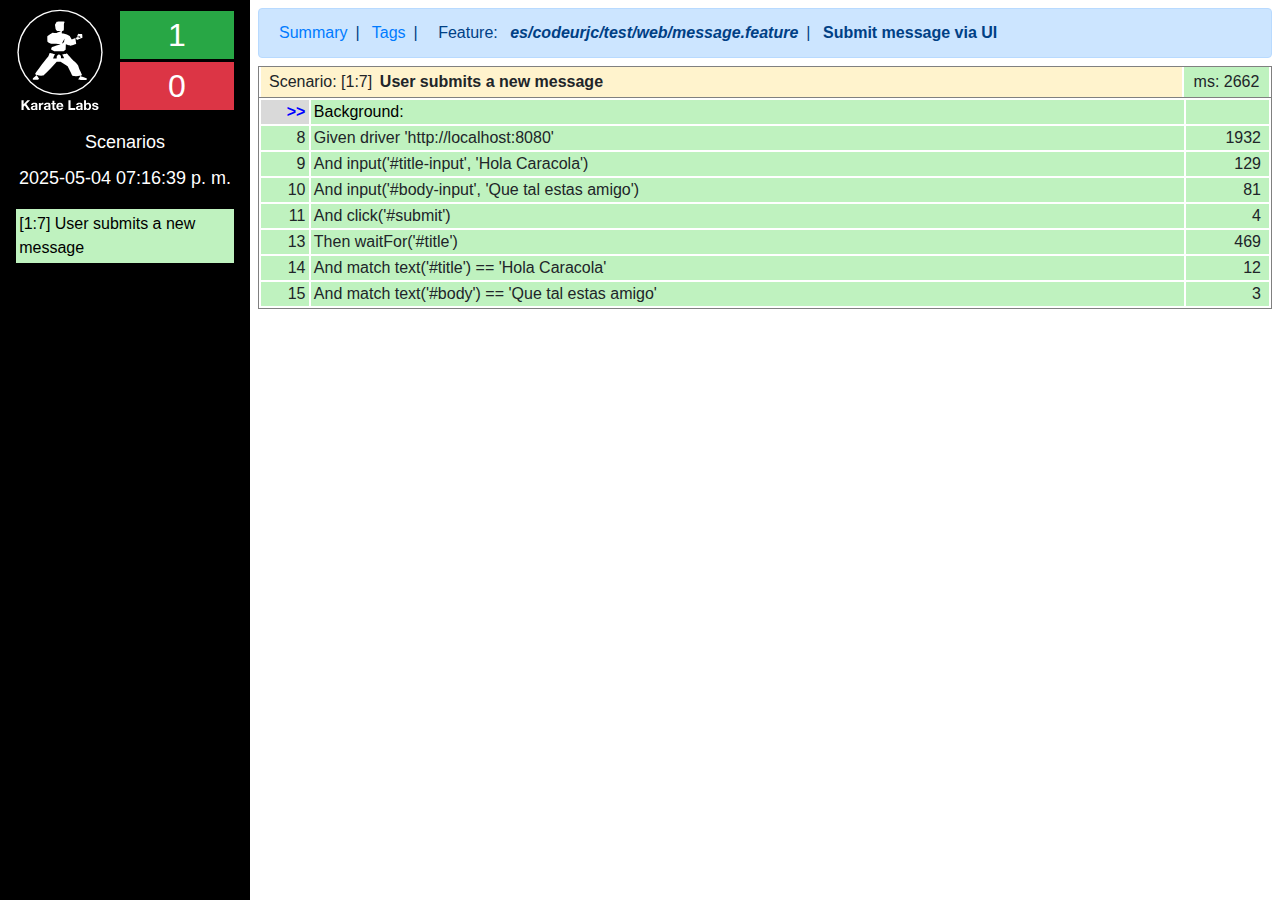
<file: target/karate-reports/es.codeurjc.test.web.message.html>
<!DOCTYPE html>
<html lang="en">
  <head>
    <meta charset="utf-8"/>
    <meta name="viewport" content="width=device-width, initial-scale=1, shrink-to-fit=no"/>
    <link rel="stylesheet" href="res/bootstrap.min.css" type="text/css"/>
    <link rel="stylesheet" href="res/karate-report.css" type="text/css"/>
    <link rel="shortcut icon" href="favicon.ico"/>
    <script type="text/javascript" src="res/jquery.min.js"></script>
    <script type="text/javascript" src="res/jquery.tablesorter.min.js"></script>
    <script type="text/javascript" src="res/jquery-ui.min.js"></script>
    <script type="text/javascript" src="res/bootstrap.min.js"></script>
    <script type="text/javascript" src="res/karate-report.js"></script>
    <script type="text/javascript" src="res/Resemble.js"></script>
    <script>
!function(t,e){var o,n,p,r;e.__SV||(window.posthog=e,e._i=[],e.init=function(i,s,a){function g(t,e){var o=e.split(".");2==o.length&&(t=t[o[0]],e=o[1]),t[e]=function(){t.push([e].concat(Array.prototype.slice.call(arguments,0)))}}(p=t.createElement("script")).type="text/javascript",p.async=!0,p.src=s.api_host+"/static/array.js",(r=t.getElementsByTagName("script")[0]).parentNode.insertBefore(p,r);var u=e;for(void 0!==a?u=e[a]=[]:a="posthog",u.people=u.people||[],u.toString=function(t){var e="posthog";return"posthog"!==a&&(e+="."+a),t||(e+=" (stub)"),e},u.people.toString=function(){return u.toString(1)+".people (stub)"},o="capture identify alias people.set people.set_once set_config register register_once unregister opt_out_capturing has_opted_out_capturing opt_in_capturing reset isFeatureEnabled onFeatureFlags".split(" "),n=0;n<o.length;n++)g(u,o[n]);e._i.push([i,s,a])},e.__SV=1)}(document,window.posthog||[]);
posthog.init('phc_M6fKk3dSX9HjglkqPSybauGas45NINb7EgsPGU8N9g1',{
  api_host:'https://app.posthog.com',
  persistence:'localStorage',
  autocapture:false,
  capture_pageview:false,
  api_transport:'sendBeacon',
  loaded: function(posthog) { 
    posthog.capture("report_feature",{distinct_id:"b1adb83c-0649-436c-acbe-0b98a1cc99e6",karate_version:"1.5.1",karate_meta:null});
  }
});
</script>

    <title>es.codeurjc.test.web.message</title>
  </head>
  <body>
    <div id="root-container">
      <div id="leftnav">
        
        <div>
  <div class="nav-logo">
    <a href="https://karatelabs.io">
      <img src="karate-labs-logo-ring.svg" alt="Karate Labs"/>
    </a>
    <div class="nav-count">
      <div id="nav-pass" class="bg-success">1</div>
      <div id="nav-fail" class="bg-danger">0</div>
    </div>
  </div>
  <div id="nav-env">
    <div></div>
  </div>
  <div id="nav-type">
    <div>Scenarios</div>
  </div>
  <div id="nav-date">
    <div>2025-05-04 07:16:39 p. m.</div>
  </div>
</div>

        <div class="nav-container">
          <div class="nav-item passed">
            <a href="#[1:7]"><span>[1:7]</span> <span>User submits a new message</span></a>
          </div>
        </div>
      </div>
      <div id="content">
        <div class="page-heading alert alert-primary">
          <a href="karate-summary.html">Summary</a><span class="feature-label">|</span>
          <a href="karate-tags.html">Tags</a><span class="feature-label">|</span>
          <span class="feature-label">Feature:</span>
          <span class="feature-path">es/codeurjc/test/web/message.feature</span><span class="feature-label">|</span>
          <span class="feature-name">Submit message via UI</span>
          <span class="feature-description"></span>
        </div>
        <div class="scenario">
          <div class="scenario-heading" id="[1:7]">
            <div class="heading-container">
              <div class="scenario-tags">
                
              </div>
              <div class="scenario-keyword">
                Scenario: <span>[1:7]</span>
                <span class="scenario-name">User submits a new message</span>
                <span></span>
              </div>
            </div>
            <div class="scenario-time passed">
              <span>ms:</span>&nbsp;<span>2662</span>
            </div>
          </div>
          <div class="step-row">
            <div class="step-container" id="[1:7]bg">
              <div class="step-ref bg-step">&gt;&gt;</div>
              <div class="step-cell passed">Background:</div>
            </div>
            <div class="time-cell passed"></div>
          </div>
          <div data-parent="[1:7]bg"><div>
  

  

  <div class="step-row">
    <div class="step-container" id="0.4">
      <div class="step-ref bg-step">4</div>
      
      <div class="step-cell passed">
        <span>*</span>&nbsp;<span>configure driver = { type: &#39;chrome&#39; }</span>
      </div>
    </div>
    <div class="time-cell passed">31</div>
  </div>

   
  
  

  

     

  

</div>
</div>
          <div data-parent="[1:7]bg"><div>
  

  

  <div class="step-row">
    <div class="step-container" id="0.5">
      <div class="step-ref bg-step">5</div>
      
      <div class="step-cell passed">
        <span>*</span>&nbsp;<span>configure retry = { count: 3, interval: 3000 }</span>
      </div>
    </div>
    <div class="time-cell passed">0</div>
  </div>

   
  
  

  

     

  

</div>
</div>
          <div><div>
  

  

  <div class="step-row">
    <div class="step-container" id="0.8">
      <div class="step-ref passed">8</div>
      
      <div class="step-cell passed">
        <span>Given</span>&nbsp;<span>driver &#39;http://localhost:8080&#39;</span>
      </div>
    </div>
    <div class="time-cell passed">1932</div>
  </div>

   
  
  

  

     

  

</div>
</div>
          <div><div>
  

  

  <div class="step-row">
    <div class="step-container" id="0.9">
      <div class="step-ref passed">9</div>
      
      <div class="step-cell passed">
        <span>And</span>&nbsp;<span>input(&#39;#title-input&#39;, &#39;Hola Caracola&#39;)</span>
      </div>
    </div>
    <div class="time-cell passed">129</div>
  </div>

   
  
  

  

     

  

</div>
</div>
          <div><div>
  

  

  <div class="step-row">
    <div class="step-container" id="0.10">
      <div class="step-ref passed">10</div>
      
      <div class="step-cell passed">
        <span>And</span>&nbsp;<span>input(&#39;#body-input&#39;, &#39;Que tal estas amigo&#39;)</span>
      </div>
    </div>
    <div class="time-cell passed">81</div>
  </div>

   
  
  

  

     

  

</div>
</div>
          <div><div>
  

  

  <div class="step-row">
    <div class="step-container" id="0.11">
      <div class="step-ref passed">11</div>
      
      <div class="step-cell passed">
        <span>And</span>&nbsp;<span>click(&#39;#submit&#39;)</span>
      </div>
    </div>
    <div class="time-cell passed">4</div>
  </div>

   
  
  

  

     

  

</div>
</div>
          <div><div>
  

  

  <div class="step-row">
    <div class="step-container" id="0.13">
      <div class="step-ref passed">13</div>
      
      <div class="step-cell passed">
        <span>Then</span>&nbsp;<span>waitFor(&#39;#title&#39;)</span>
      </div>
    </div>
    <div class="time-cell passed">469</div>
  </div>

   
  
  

  

     

  

</div>
</div>
          <div><div>
  

  

  <div class="step-row">
    <div class="step-container" id="0.14">
      <div class="step-ref passed">14</div>
      
      <div class="step-cell passed">
        <span>And</span>&nbsp;<span>match text(&#39;#title&#39;) == &#39;Hola Caracola&#39;</span>
      </div>
    </div>
    <div class="time-cell passed">12</div>
  </div>

   
  
  

  

     

  

</div>
</div>
          <div><div>
  

  

  <div class="step-row">
    <div class="step-container" id="0.15">
      <div class="step-ref passed">15</div>
      
      <div class="step-cell passed">
        <span>And</span>&nbsp;<span>match text(&#39;#body&#39;) == &#39;Que tal estas amigo&#39;</span>
      </div>
    </div>
    <div class="time-cell passed">3</div>
  </div>

   
  
  

  

     

  

</div>
</div>
        </div>
      </div>
    </div>
  </body>
</html>
</file>
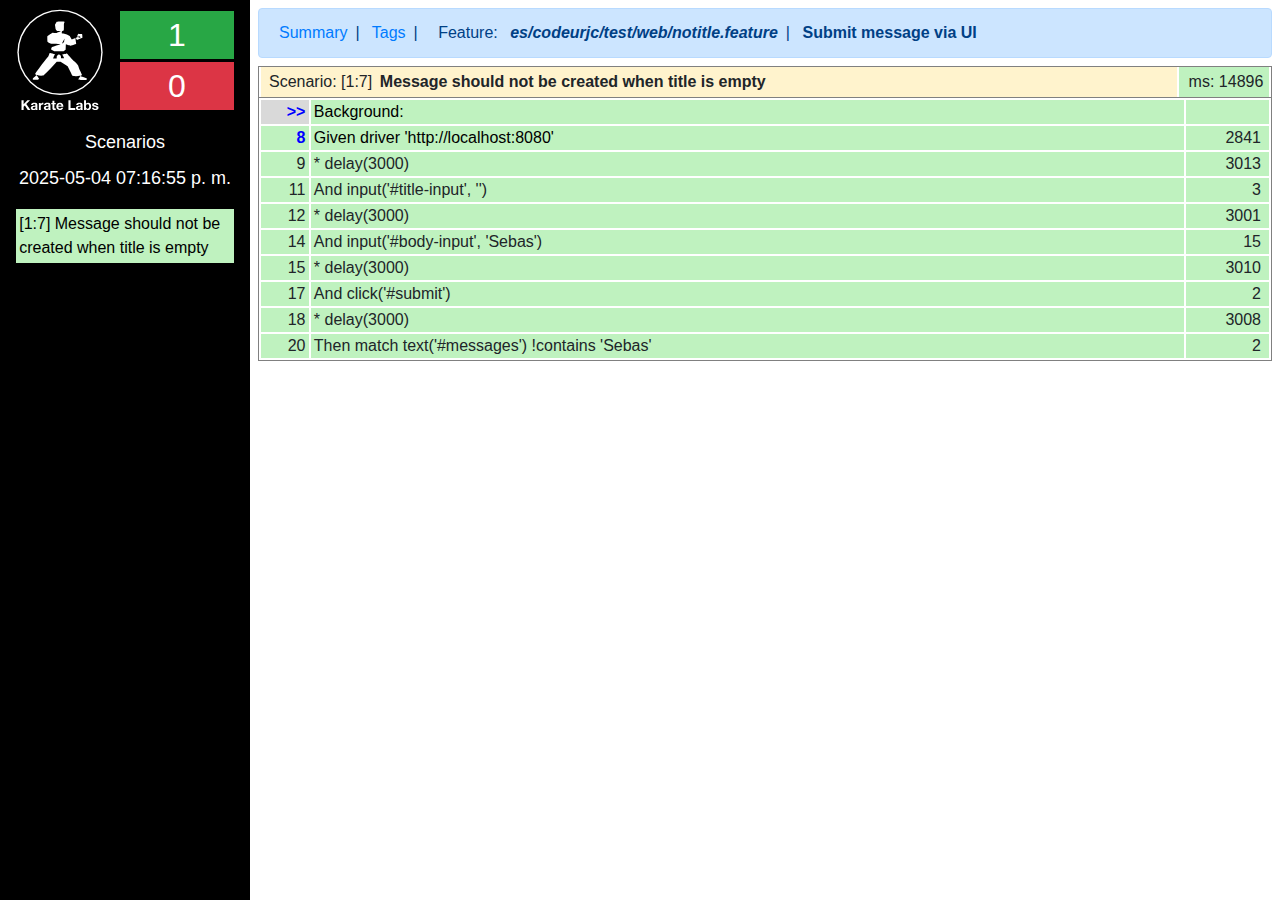
<file: target/karate-reports/es.codeurjc.test.web.notitle.html>
<!DOCTYPE html>
<html lang="en">
  <head>
    <meta charset="utf-8"/>
    <meta name="viewport" content="width=device-width, initial-scale=1, shrink-to-fit=no"/>
    <link rel="stylesheet" href="res/bootstrap.min.css" type="text/css"/>
    <link rel="stylesheet" href="res/karate-report.css" type="text/css"/>
    <link rel="shortcut icon" href="favicon.ico"/>
    <script type="text/javascript" src="res/jquery.min.js"></script>
    <script type="text/javascript" src="res/jquery.tablesorter.min.js"></script>
    <script type="text/javascript" src="res/jquery-ui.min.js"></script>
    <script type="text/javascript" src="res/bootstrap.min.js"></script>
    <script type="text/javascript" src="res/karate-report.js"></script>
    <script type="text/javascript" src="res/Resemble.js"></script>
    <script>
!function(t,e){var o,n,p,r;e.__SV||(window.posthog=e,e._i=[],e.init=function(i,s,a){function g(t,e){var o=e.split(".");2==o.length&&(t=t[o[0]],e=o[1]),t[e]=function(){t.push([e].concat(Array.prototype.slice.call(arguments,0)))}}(p=t.createElement("script")).type="text/javascript",p.async=!0,p.src=s.api_host+"/static/array.js",(r=t.getElementsByTagName("script")[0]).parentNode.insertBefore(p,r);var u=e;for(void 0!==a?u=e[a]=[]:a="posthog",u.people=u.people||[],u.toString=function(t){var e="posthog";return"posthog"!==a&&(e+="."+a),t||(e+=" (stub)"),e},u.people.toString=function(){return u.toString(1)+".people (stub)"},o="capture identify alias people.set people.set_once set_config register register_once unregister opt_out_capturing has_opted_out_capturing opt_in_capturing reset isFeatureEnabled onFeatureFlags".split(" "),n=0;n<o.length;n++)g(u,o[n]);e._i.push([i,s,a])},e.__SV=1)}(document,window.posthog||[]);
posthog.init('phc_M6fKk3dSX9HjglkqPSybauGas45NINb7EgsPGU8N9g1',{
  api_host:'https://app.posthog.com',
  persistence:'localStorage',
  autocapture:false,
  capture_pageview:false,
  api_transport:'sendBeacon',
  loaded: function(posthog) { 
    posthog.capture("report_feature",{distinct_id:"b1adb83c-0649-436c-acbe-0b98a1cc99e6",karate_version:"1.5.1",karate_meta:null});
  }
});
</script>

    <title>es.codeurjc.test.web.notitle</title>
  </head>
  <body>
    <div id="root-container">
      <div id="leftnav">
        
        <div>
  <div class="nav-logo">
    <a href="https://karatelabs.io">
      <img src="karate-labs-logo-ring.svg" alt="Karate Labs"/>
    </a>
    <div class="nav-count">
      <div id="nav-pass" class="bg-success">1</div>
      <div id="nav-fail" class="bg-danger">0</div>
    </div>
  </div>
  <div id="nav-env">
    <div></div>
  </div>
  <div id="nav-type">
    <div>Scenarios</div>
  </div>
  <div id="nav-date">
    <div>2025-05-04 07:16:55 p. m.</div>
  </div>
</div>

        <div class="nav-container">
          <div class="nav-item passed">
            <a href="#[1:7]"><span>[1:7]</span> <span>Message should not be created when title is empty</span></a>
          </div>
        </div>
      </div>
      <div id="content">
        <div class="page-heading alert alert-primary">
          <a href="karate-summary.html">Summary</a><span class="feature-label">|</span>
          <a href="karate-tags.html">Tags</a><span class="feature-label">|</span>
          <span class="feature-label">Feature:</span>
          <span class="feature-path">es/codeurjc/test/web/notitle.feature</span><span class="feature-label">|</span>
          <span class="feature-name">Submit message via UI</span>
          <span class="feature-description"></span>
        </div>
        <div class="scenario">
          <div class="scenario-heading" id="[1:7]">
            <div class="heading-container">
              <div class="scenario-tags">
                
              </div>
              <div class="scenario-keyword">
                Scenario: <span>[1:7]</span>
                <span class="scenario-name">Message should not be created when title is empty</span>
                <span></span>
              </div>
            </div>
            <div class="scenario-time passed">
              <span>ms:</span>&nbsp;<span>14896</span>
            </div>
          </div>
          <div class="step-row">
            <div class="step-container" id="[1:7]bg">
              <div class="step-ref bg-step">&gt;&gt;</div>
              <div class="step-cell passed">Background:</div>
            </div>
            <div class="time-cell passed"></div>
          </div>
          <div data-parent="[1:7]bg"><div>
  

  

  <div class="step-row">
    <div class="step-container" id="0.4">
      <div class="step-ref bg-step">4</div>
      
      <div class="step-cell passed">
        <span>*</span>&nbsp;<span>configure driver = { type: &#39;chrome&#39; }</span>
      </div>
    </div>
    <div class="time-cell passed">0</div>
  </div>

   
  
  

  

     

  

</div>
</div>
          <div data-parent="[1:7]bg"><div>
  

  

  <div class="step-row">
    <div class="step-container" id="0.5">
      <div class="step-ref bg-step">5</div>
      
      <div class="step-cell passed">
        <span>*</span>&nbsp;<span>configure retry = { count: 3, interval: 3000 }</span>
      </div>
    </div>
    <div class="time-cell passed">0</div>
  </div>

   
  
  

  

     

  

</div>
</div>
          <div><div>
  

  

  <div class="step-row">
    <div class="step-container" id="0.8">
      <div class="step-ref passed">8</div>
      
      <div class="step-cell passed">
        <span>Given</span>&nbsp;<span>driver &#39;http://localhost:8080&#39;</span>
      </div>
    </div>
    <div class="time-cell passed">2841</div>
  </div>

   
  
  

  

  <div class="preformatted" data-parent="0.8">19:16:40.519 preferred port 9222 not available, will use: 58877
</div>   

  

</div>
</div>
          <div><div>
  

  

  <div class="step-row">
    <div class="step-container" id="0.9">
      <div class="step-ref passed">9</div>
      
      <div class="step-cell passed">
        <span>*</span>&nbsp;<span>delay(3000)</span>
      </div>
    </div>
    <div class="time-cell passed">3013</div>
  </div>

   
  
  

  

     

  

</div>
</div>
          <div><div>
  

  

  <div class="step-row">
    <div class="step-container" id="0.11">
      <div class="step-ref passed">11</div>
      
      <div class="step-cell passed">
        <span>And</span>&nbsp;<span>input(&#39;#title-input&#39;, &#39;&#39;)</span>
      </div>
    </div>
    <div class="time-cell passed">3</div>
  </div>

   
  
  

  

     

  

</div>
</div>
          <div><div>
  

  

  <div class="step-row">
    <div class="step-container" id="0.12">
      <div class="step-ref passed">12</div>
      
      <div class="step-cell passed">
        <span>*</span>&nbsp;<span>delay(3000)</span>
      </div>
    </div>
    <div class="time-cell passed">3001</div>
  </div>

   
  
  

  

     

  

</div>
</div>
          <div><div>
  

  

  <div class="step-row">
    <div class="step-container" id="0.14">
      <div class="step-ref passed">14</div>
      
      <div class="step-cell passed">
        <span>And</span>&nbsp;<span>input(&#39;#body-input&#39;, &#39;Sebas&#39;)</span>
      </div>
    </div>
    <div class="time-cell passed">15</div>
  </div>

   
  
  

  

     

  

</div>
</div>
          <div><div>
  

  

  <div class="step-row">
    <div class="step-container" id="0.15">
      <div class="step-ref passed">15</div>
      
      <div class="step-cell passed">
        <span>*</span>&nbsp;<span>delay(3000)</span>
      </div>
    </div>
    <div class="time-cell passed">3010</div>
  </div>

   
  
  

  

     

  

</div>
</div>
          <div><div>
  

  

  <div class="step-row">
    <div class="step-container" id="0.17">
      <div class="step-ref passed">17</div>
      
      <div class="step-cell passed">
        <span>And</span>&nbsp;<span>click(&#39;#submit&#39;)</span>
      </div>
    </div>
    <div class="time-cell passed">2</div>
  </div>

   
  
  

  

     

  

</div>
</div>
          <div><div>
  

  

  <div class="step-row">
    <div class="step-container" id="0.18">
      <div class="step-ref passed">18</div>
      
      <div class="step-cell passed">
        <span>*</span>&nbsp;<span>delay(3000)</span>
      </div>
    </div>
    <div class="time-cell passed">3008</div>
  </div>

   
  
  

  

     

  

</div>
</div>
          <div><div>
  

  

  <div class="step-row">
    <div class="step-container" id="0.20">
      <div class="step-ref passed">20</div>
      
      <div class="step-cell passed">
        <span>Then</span>&nbsp;<span>match text(&#39;#messages&#39;) !contains &#39;Sebas&#39;</span>
      </div>
    </div>
    <div class="time-cell passed">2</div>
  </div>

   
  
  

  

     

  

</div>
</div>
        </div>
      </div>
    </div>
  </body>
</html>
</file>
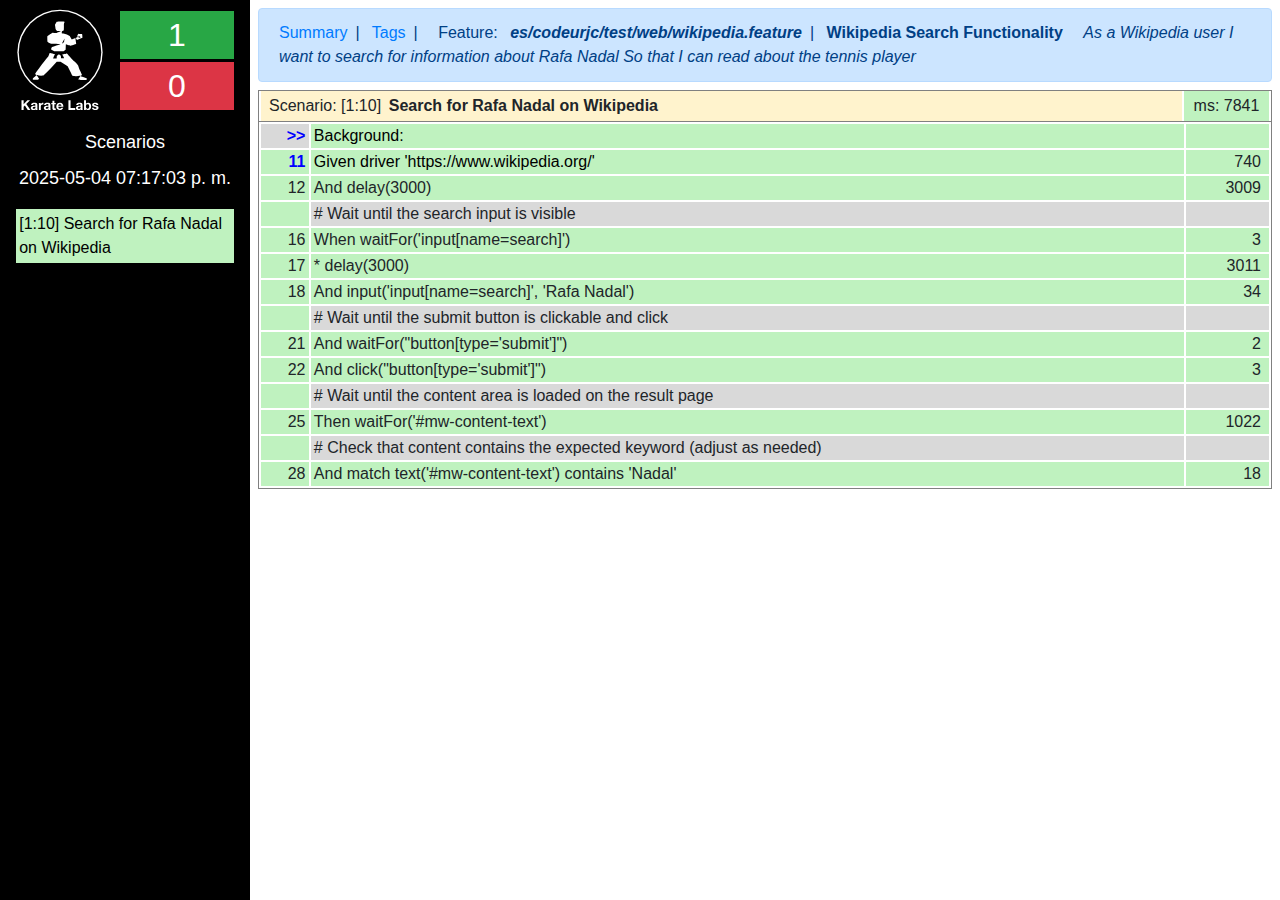
<file: target/karate-reports/es.codeurjc.test.web.wikipedia.html>
<!DOCTYPE html>
<html lang="en">
  <head>
    <meta charset="utf-8"/>
    <meta name="viewport" content="width=device-width, initial-scale=1, shrink-to-fit=no"/>
    <link rel="stylesheet" href="res/bootstrap.min.css" type="text/css"/>
    <link rel="stylesheet" href="res/karate-report.css" type="text/css"/>
    <link rel="shortcut icon" href="favicon.ico"/>
    <script type="text/javascript" src="res/jquery.min.js"></script>
    <script type="text/javascript" src="res/jquery.tablesorter.min.js"></script>
    <script type="text/javascript" src="res/jquery-ui.min.js"></script>
    <script type="text/javascript" src="res/bootstrap.min.js"></script>
    <script type="text/javascript" src="res/karate-report.js"></script>
    <script type="text/javascript" src="res/Resemble.js"></script>
    <script>
!function(t,e){var o,n,p,r;e.__SV||(window.posthog=e,e._i=[],e.init=function(i,s,a){function g(t,e){var o=e.split(".");2==o.length&&(t=t[o[0]],e=o[1]),t[e]=function(){t.push([e].concat(Array.prototype.slice.call(arguments,0)))}}(p=t.createElement("script")).type="text/javascript",p.async=!0,p.src=s.api_host+"/static/array.js",(r=t.getElementsByTagName("script")[0]).parentNode.insertBefore(p,r);var u=e;for(void 0!==a?u=e[a]=[]:a="posthog",u.people=u.people||[],u.toString=function(t){var e="posthog";return"posthog"!==a&&(e+="."+a),t||(e+=" (stub)"),e},u.people.toString=function(){return u.toString(1)+".people (stub)"},o="capture identify alias people.set people.set_once set_config register register_once unregister opt_out_capturing has_opted_out_capturing opt_in_capturing reset isFeatureEnabled onFeatureFlags".split(" "),n=0;n<o.length;n++)g(u,o[n]);e._i.push([i,s,a])},e.__SV=1)}(document,window.posthog||[]);
posthog.init('phc_M6fKk3dSX9HjglkqPSybauGas45NINb7EgsPGU8N9g1',{
  api_host:'https://app.posthog.com',
  persistence:'localStorage',
  autocapture:false,
  capture_pageview:false,
  api_transport:'sendBeacon',
  loaded: function(posthog) { 
    posthog.capture("report_feature",{distinct_id:"b1adb83c-0649-436c-acbe-0b98a1cc99e6",karate_version:"1.5.1",karate_meta:null});
  }
});
</script>

    <title>es.codeurjc.test.web.wikipedia</title>
  </head>
  <body>
    <div id="root-container">
      <div id="leftnav">
        
        <div>
  <div class="nav-logo">
    <a href="https://karatelabs.io">
      <img src="karate-labs-logo-ring.svg" alt="Karate Labs"/>
    </a>
    <div class="nav-count">
      <div id="nav-pass" class="bg-success">1</div>
      <div id="nav-fail" class="bg-danger">0</div>
    </div>
  </div>
  <div id="nav-env">
    <div></div>
  </div>
  <div id="nav-type">
    <div>Scenarios</div>
  </div>
  <div id="nav-date">
    <div>2025-05-04 07:17:03 p. m.</div>
  </div>
</div>

        <div class="nav-container">
          <div class="nav-item passed">
            <a href="#[1:10]"><span>[1:10]</span> <span>Search for Rafa Nadal on Wikipedia</span></a>
          </div>
        </div>
      </div>
      <div id="content">
        <div class="page-heading alert alert-primary">
          <a href="karate-summary.html">Summary</a><span class="feature-label">|</span>
          <a href="karate-tags.html">Tags</a><span class="feature-label">|</span>
          <span class="feature-label">Feature:</span>
          <span class="feature-path">es/codeurjc/test/web/wikipedia.feature</span><span class="feature-label">|</span>
          <span class="feature-name">Wikipedia Search Functionality</span>
          <span class="feature-description">As a Wikipedia user
  I want to search for information about Rafa Nadal
  So that I can read about the tennis player</span>
        </div>
        <div class="scenario">
          <div class="scenario-heading" id="[1:10]">
            <div class="heading-container">
              <div class="scenario-tags">
                
              </div>
              <div class="scenario-keyword">
                Scenario: <span>[1:10]</span>
                <span class="scenario-name">Search for Rafa Nadal on Wikipedia</span>
                <span></span>
              </div>
            </div>
            <div class="scenario-time passed">
              <span>ms:</span>&nbsp;<span>7841</span>
            </div>
          </div>
          <div class="step-row">
            <div class="step-container" id="[1:10]bg">
              <div class="step-ref bg-step">&gt;&gt;</div>
              <div class="step-cell passed">Background:</div>
            </div>
            <div class="time-cell passed"></div>
          </div>
          <div data-parent="[1:10]bg"><div>
  

  

  <div class="step-row">
    <div class="step-container" id="0.7">
      <div class="step-ref bg-step">7</div>
      
      <div class="step-cell passed">
        <span>*</span>&nbsp;<span>configure driver = { type: &#39;chrome&#39; }</span>
      </div>
    </div>
    <div class="time-cell passed">0</div>
  </div>

   
  
  

  

     

  

</div>
</div>
          <div data-parent="[1:10]bg"><div>
  

  

  <div class="step-row">
    <div class="step-container" id="0.8">
      <div class="step-ref bg-step">8</div>
      
      <div class="step-cell passed">
        <span>*</span>&nbsp;<span>configure retry = { count: 3, interval: 3000 }</span>
      </div>
    </div>
    <div class="time-cell passed">0</div>
  </div>

   
  
  

  

     

  

</div>
</div>
          <div><div>
  

  

  <div class="step-row">
    <div class="step-container" id="0.11">
      <div class="step-ref passed">11</div>
      
      <div class="step-cell passed">
        <span>Given</span>&nbsp;<span>driver &#39;https://www.wikipedia.org/&#39;</span>
      </div>
    </div>
    <div class="time-cell passed">740</div>
  </div>

   
  
  

  

  <div class="preformatted" data-parent="0.11">19:16:55.545 preferred port 9222 not available, will use: 58906
</div>   

  

</div>
</div>
          <div><div>
  

  

  <div class="step-row">
    <div class="step-container" id="0.12">
      <div class="step-ref passed">12</div>
      
      <div class="step-cell passed">
        <span>And</span>&nbsp;<span>delay(3000)</span>
      </div>
    </div>
    <div class="time-cell passed">3009</div>
  </div>

   
  
  

  

     

  

</div>
</div>
          <div><div>
  

  <div class="step-row">
    <div class="step-container">
      <div class="step-ref passed"></div>
      
      <div class="step-cell comment"># Wait until the search input is visible</div>
    </div>
    <div class="time-cell comment"></div>            
  </div>

  <div class="step-row">
    <div class="step-container" id="0.16">
      <div class="step-ref passed">16</div>
      
      <div class="step-cell passed">
        <span>When</span>&nbsp;<span>waitFor(&#39;input[name=search]&#39;)</span>
      </div>
    </div>
    <div class="time-cell passed">3</div>
  </div>

   
  
  

  

     

  

</div>
</div>
          <div><div>
  

  

  <div class="step-row">
    <div class="step-container" id="0.17">
      <div class="step-ref passed">17</div>
      
      <div class="step-cell passed">
        <span>*</span>&nbsp;<span>delay(3000)</span>
      </div>
    </div>
    <div class="time-cell passed">3011</div>
  </div>

   
  
  

  

     

  

</div>
</div>
          <div><div>
  

  

  <div class="step-row">
    <div class="step-container" id="0.18">
      <div class="step-ref passed">18</div>
      
      <div class="step-cell passed">
        <span>And</span>&nbsp;<span>input(&#39;input[name=search]&#39;, &#39;Rafa Nadal&#39;)</span>
      </div>
    </div>
    <div class="time-cell passed">34</div>
  </div>

   
  
  

  

     

  

</div>
</div>
          <div><div>
  

  <div class="step-row">
    <div class="step-container">
      <div class="step-ref passed"></div>
      
      <div class="step-cell comment"># Wait until the submit button is clickable and click</div>
    </div>
    <div class="time-cell comment"></div>            
  </div>

  <div class="step-row">
    <div class="step-container" id="0.21">
      <div class="step-ref passed">21</div>
      
      <div class="step-cell passed">
        <span>And</span>&nbsp;<span>waitFor(&quot;button[type=&#39;submit&#39;]&quot;)</span>
      </div>
    </div>
    <div class="time-cell passed">2</div>
  </div>

   
  
  

  

     

  

</div>
</div>
          <div><div>
  

  

  <div class="step-row">
    <div class="step-container" id="0.22">
      <div class="step-ref passed">22</div>
      
      <div class="step-cell passed">
        <span>And</span>&nbsp;<span>click(&quot;button[type=&#39;submit&#39;]&quot;)</span>
      </div>
    </div>
    <div class="time-cell passed">3</div>
  </div>

   
  
  

  

     

  

</div>
</div>
          <div><div>
  

  <div class="step-row">
    <div class="step-container">
      <div class="step-ref passed"></div>
      
      <div class="step-cell comment"># Wait until the content area is loaded on the result page</div>
    </div>
    <div class="time-cell comment"></div>            
  </div>

  <div class="step-row">
    <div class="step-container" id="0.25">
      <div class="step-ref passed">25</div>
      
      <div class="step-cell passed">
        <span>Then</span>&nbsp;<span>waitFor(&#39;#mw-content-text&#39;)</span>
      </div>
    </div>
    <div class="time-cell passed">1022</div>
  </div>

   
  
  

  

     

  

</div>
</div>
          <div><div>
  

  <div class="step-row">
    <div class="step-container">
      <div class="step-ref passed"></div>
      
      <div class="step-cell comment"># Check that content contains the expected keyword (adjust as needed)</div>
    </div>
    <div class="time-cell comment"></div>            
  </div>

  <div class="step-row">
    <div class="step-container" id="0.28">
      <div class="step-ref passed">28</div>
      
      <div class="step-cell passed">
        <span>And</span>&nbsp;<span>match text(&#39;#mw-content-text&#39;) contains &#39;Nadal&#39;</span>
      </div>
    </div>
    <div class="time-cell passed">18</div>
  </div>

   
  
  

  

     

  

</div>
</div>
        </div>
      </div>
    </div>
  </body>
</html>
</file>
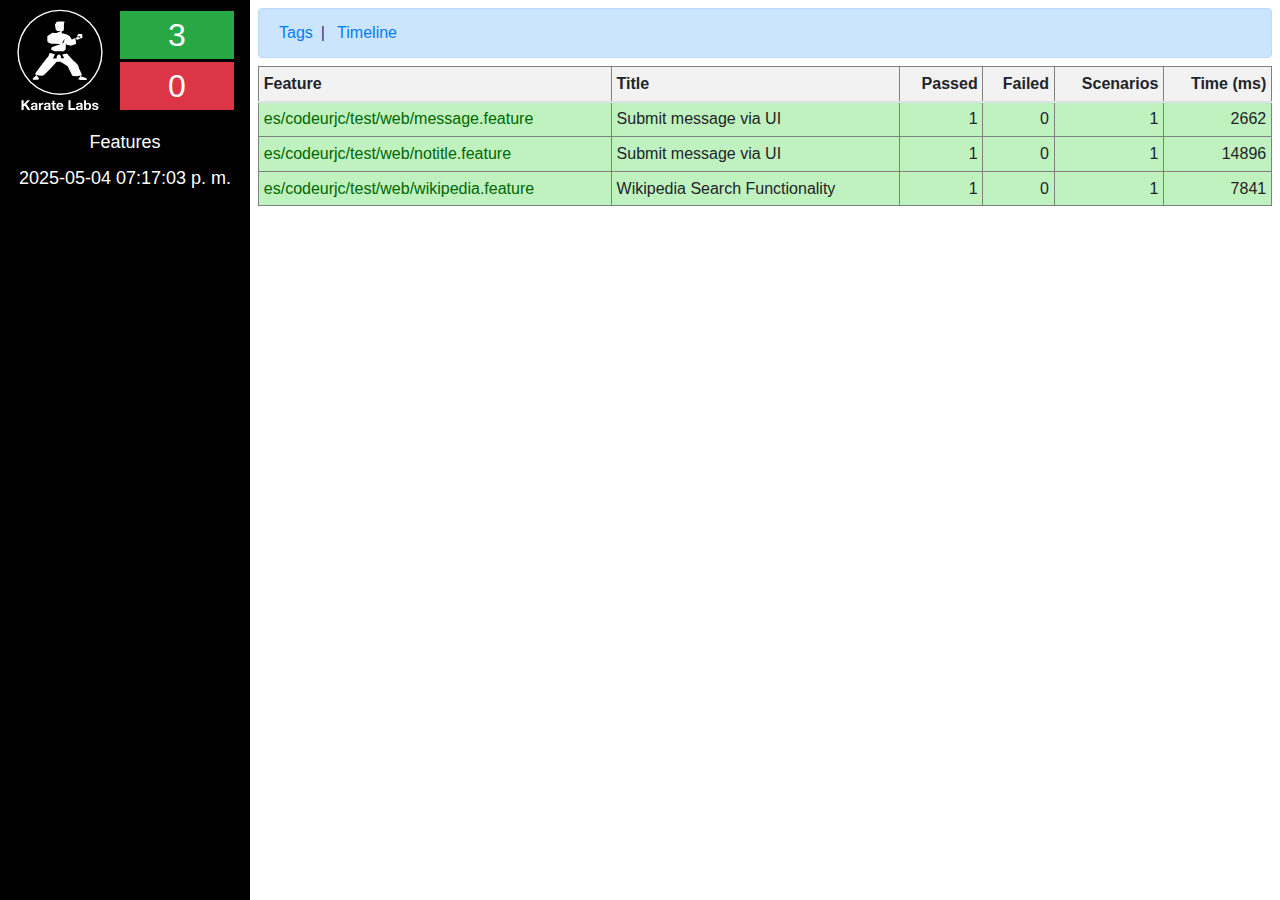
<file: target/karate-reports/karate-summary.html>
<!DOCTYPE html>
<html lang="en">
  <head>
    <meta charset="utf-8"/>
    <meta name="viewport" content="width=device-width, initial-scale=1, shrink-to-fit=no"/>
    <link rel="stylesheet" href="res/bootstrap.min.css" type="text/css"/>
    <link rel="stylesheet" href="res/karate-report.css" type="text/css"/>
    <link rel="shortcut icon" href="favicon.ico"/>
    <script type="text/javascript" src="res/jquery.min.js"></script>
    <script type="text/javascript" src="res/jquery.tablesorter.min.js"></script>
    <script type="text/javascript" src="res/bootstrap.min.js"></script>
    <script type="text/javascript" src="res/karate-report.js"></script>    
    <title>Karate Summary Report</title>
  </head>
  <body>
    <div id="root-container">
      <div id="leftnav">
        
        <div>
  <div class="nav-logo">
    <a href="https://karatelabs.io">
      <img src="karate-labs-logo-ring.svg" alt="Karate Labs"/>
    </a>
    <div class="nav-count">
      <div id="nav-pass" class="bg-success">3</div>
      <div id="nav-fail" class="bg-danger">0</div>
    </div>
  </div>
  <div id="nav-env">
    <div></div>
  </div>
  <div id="nav-type">
    <div>Features</div>
  </div>
  <div id="nav-date">
    <div>2025-05-04 07:17:03 p. m.</div>
  </div>
</div>

      </div>
      <div id="content">
        <div class="page-heading alert alert-primary">
          <a href="karate-tags.html">Tags</a><span class="feature-label">|</span>
          <a href="karate-timeline.html">Timeline</a>
        </div>
        <table class="features-table table table-sm">
          <thead>
            <tr>
              <th>Feature</th>
              <th>Title</th>
              <th class="num">Passed</th>
              <th class="num">Failed</th>
              <th class="num">Scenarios</th>
              <th class="num">Time (ms)</th>
            </tr>
          </thead>
          <tbody>
            <tr class="passed">
              <td>
                <a href="es.codeurjc.test.web.message.html">es/codeurjc/test/web/message.feature</a>
              </td>
              <td>Submit message via UI</td>
              <td class="num">1</td>
              <td class="num">0</td>
              <td class="num">1</td>
              <td class="num">2662</td>
            </tr>
            <tr class="passed">
              <td>
                <a href="es.codeurjc.test.web.notitle.html">es/codeurjc/test/web/notitle.feature</a>
              </td>
              <td>Submit message via UI</td>
              <td class="num">1</td>
              <td class="num">0</td>
              <td class="num">1</td>
              <td class="num">14896</td>
            </tr>
            <tr class="passed">
              <td>
                <a href="es.codeurjc.test.web.wikipedia.html">es/codeurjc/test/web/wikipedia.feature</a>
              </td>
              <td title="As a Wikipedia user
  I want to search for information about Rafa Nadal
  So that I can read about the tennis player">Wikipedia Search Functionality</td>
              <td class="num">1</td>
              <td class="num">0</td>
              <td class="num">1</td>
              <td class="num">7841</td>
            </tr>
          </tbody>
        </table>
      </div>
    </div>
  </body>
</html>
</file>
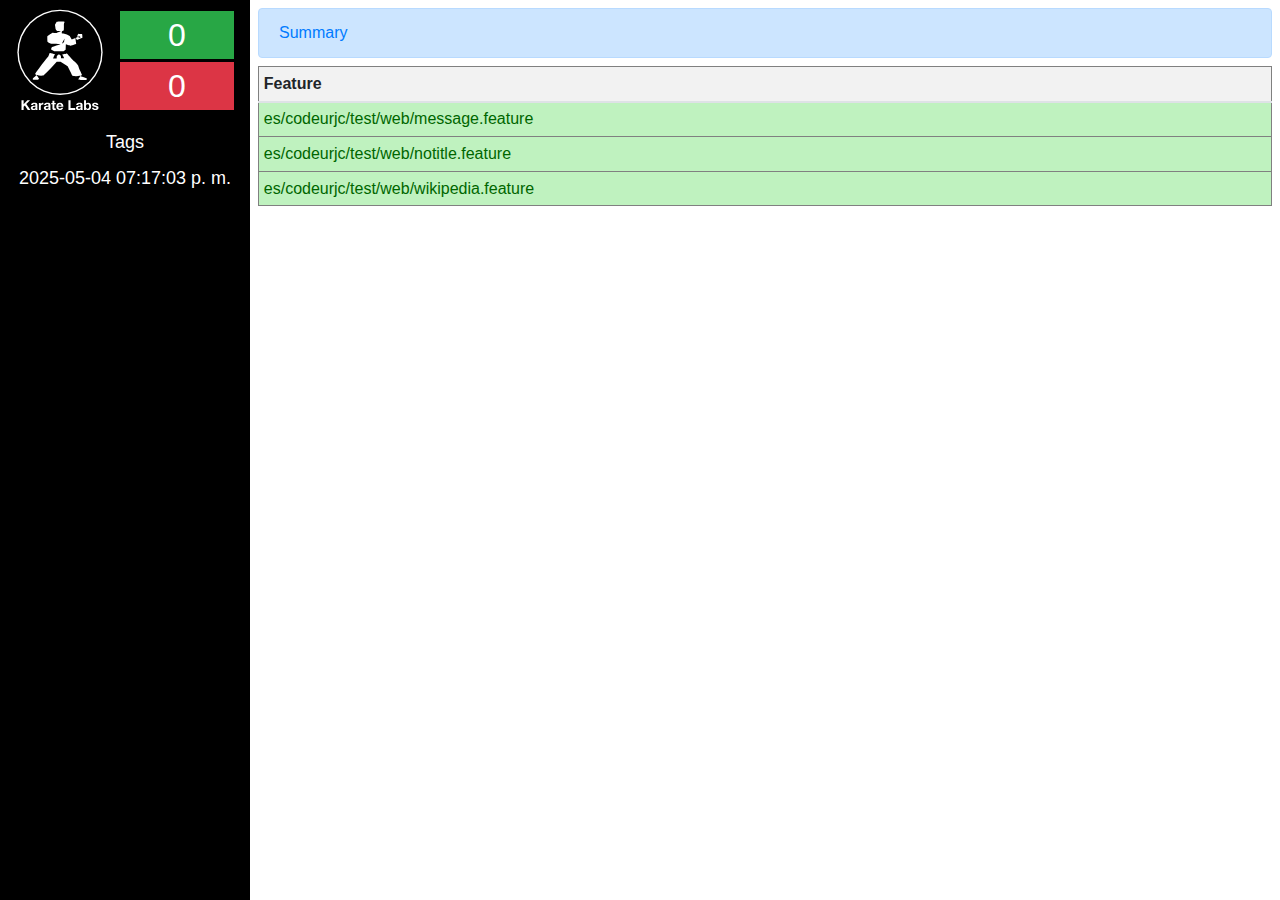
<file: target/karate-reports/karate-tags.html>
<!DOCTYPE html>
<html lang="en">
  <head>
    <meta charset="utf-8"/>
    <meta name="viewport" content="width=device-width, initial-scale=1, shrink-to-fit=no"/>
    <link rel="stylesheet" href="res/bootstrap.min.css" type="text/css"/>
    <link rel="stylesheet" href="res/karate-report.css" type="text/css"/>
    <link rel="shortcut icon" href="favicon.ico"/>
    <script type="text/javascript" src="res/jquery.min.js"></script>
    <script type="text/javascript" src="res/jquery.tablesorter.min.js"></script>
    <script type="text/javascript" src="res/bootstrap.min.js"></script>
    <script type="text/javascript" src="res/karate-report.js"></script>
    <title>Karate Tags Report</title>
  </head>
  <body>
    <div id="root-container">
      <div id="leftnav">
        
        <div>
  <div class="nav-logo">
    <a href="https://karatelabs.io">
      <img src="karate-labs-logo-ring.svg" alt="Karate Labs"/>
    </a>
    <div class="nav-count">
      <div id="nav-pass" class="bg-success">0</div>
      <div id="nav-fail" class="bg-danger">0</div>
    </div>
  </div>
  <div id="nav-env">
    <div></div>
  </div>
  <div id="nav-type">
    <div>Tags</div>
  </div>
  <div id="nav-date">
    <div>2025-05-04 07:17:03 p. m.</div>
  </div>
</div>

      </div>
      <div id="content">
        <div class="page-heading alert alert-primary">
          <a href="karate-summary.html">Summary</a>
        </div>
        <table class="tags-table table table-sm ">
          <thead>
            <tr>
              <th class="feature-cell">Feature</th>
              
            </tr>
          </thead>
          <tbody>
            <tr class="passed">
              <td class="feature-cell">
                <a href="es.codeurjc.test.web.message.html">es/codeurjc/test/web/message.feature</a>
              </td>
              
            </tr>
            <tr class="passed">
              <td class="feature-cell">
                <a href="es.codeurjc.test.web.notitle.html">es/codeurjc/test/web/notitle.feature</a>
              </td>
              
            </tr>
            <tr class="passed">
              <td class="feature-cell">
                <a href="es.codeurjc.test.web.wikipedia.html">es/codeurjc/test/web/wikipedia.feature</a>
              </td>
              
            </tr>
          </tbody>
        </table>
      </div>
    </div>
  </body>
</html>
</file>
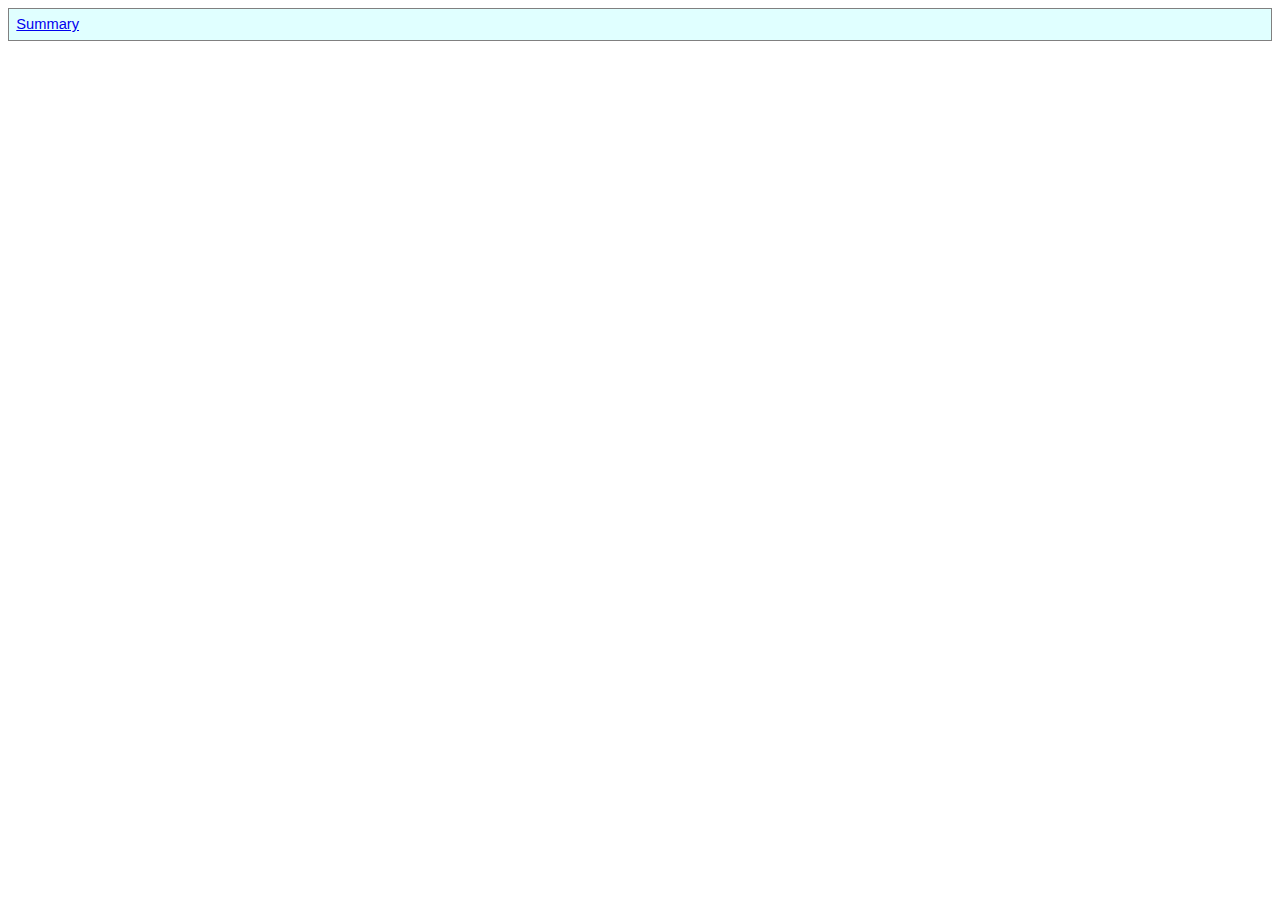
<file: target/karate-reports/karate-timeline.html>
<!DOCTYPE HTML>
<html lang="en">
  <head>
    <meta charset="utf-8"/>
    <title>Karate Timeline</title>
    <style>
      body, html { font-family: arial, sans-serif; font-size: 11pt; }
      #visualization { box-sizing: border-box; width: 100%; height: 300px; }
      .vis-item.failed { background-color: #F2928C; }
      .page-heading { padding: 0.5em; margin-bottom: 0.5em; background-color: lightcyan; border: 1px solid gray; }
    </style>
    <script src="res/vis.min.js"></script>
    <link href="res/vis.min.css" rel="stylesheet" type="text/css" />
  </head>
  <body>
    <div class="page-heading">
      <a href="karate-summary.html">Summary</a>
    </div>     
    <div id="visualization"></div>
    <script>
var groups = [{"content":"main","id":1}];
var items = [{"id":1,"group":1,"content":"es\/codeurjc\/test\/web\/message[1:7]","start":1746378997226,"end":1746378999898,"title":"es\/codeurjc\/test\/web\/message[1:7] 19:16:37.226-19:16:39.898 User submits a new message"},{"id":2,"group":1,"content":"es\/codeurjc\/test\/web\/notitle[1:7]","start":1746379000518,"end":1746379015413,"title":"es\/codeurjc\/test\/web\/notitle[1:7] 19:16:40.518-19:16:55.413 Message should not be created when title is empty"},{"id":3,"group":1,"content":"es\/codeurjc\/test\/web\/wikipedia[1:10]","start":1746379015544,"end":1746379023386,"title":"es\/codeurjc\/test\/web\/wikipedia[1:10] 19:16:55.544-19:17:03.386 Search for Rafa Nadal on Wikipedia"}];
</script>
    <script>
      var container = document.getElementById('visualization');
      var timeline = new vis.Timeline(container);
      timeline.setOptions({groupOrder: 'content'});
      timeline.setGroups(new vis.DataSet(groups));
      timeline.setItems(new vis.DataSet(items));
    </script>
  </body>
</html>
</file>
<file: target/karate-reports/res/karate-report.css>
#root-container { display: flex; align-items: stretch; }
#leftnav { min-width: 250px; max-width: 250px; min-height: 100vh; background: #000; color: #fff; position: fixed; }

.nav-logo { display: flex; }
.nav-logo img { width: 120px; padding: 0.3em; }
.nav-count { margin-top: 0.5em; margin-right: 1em; width: 100%; }
#nav-pass, #nav-fail { font-size: xx-large; text-align: center; width: 100%; display: block; margin-top: 0.1em; }
#nav-type, #nav-date, #nav-env { margin: 0.5em 1em; font-size: large; text-align: center; }

.nav-container { display: flex; flex-direction: column; overflow-y: scroll; height: 80vh; }
.nav-item { margin: 0.5em 1em; padding: 0.2em; }
.nav-item a { color: #000; display: block; }

#content { padding: 0.5em; margin-left: 250px; width: 100%; }

.features-table, .tags-table { border: 1px solid gray; }
.tags-table th, .tags-table td { text-align: center; }
.tags-table .feature-cell { text-align: left; }
.features-table .passed a, .tags-table .passed a { color: #006600; }
.features-table .failed a, .tags-table .failed a { color: #990000; }
.features-table th, .tags-table th { border: 1px solid gray; background-color: #f2f2f2; }
.features-table td, .tags-table td { border: 1px solid gray; }
.num { text-align: right; }

.page-heading  { margin-bottom: 0.5em; }
.feature-label { padding: 0 0.5em; }
.feature-path { font-weight: bold; font-style: italic; }
.feature-name { font-weight: bold; }
.feature-description { font-style: italic; padding-left: 1em; }

.scenario { border: 1px solid gray; margin-bottom: 1em;  }
.scenario-heading { border-bottom: 1px solid gray; margin-bottom: 2px; display: flex; }
.heading-container { padding: 0.2em 0.5em; background-color: #fff3cd; width: 100%; margin: 0 0 0 2px; }
.scenario-tags .badge { margin-right: 0.5em; }
.scenario-name { font-weight: bold; padding-left: 0.2em; }
.scenario-time { width: 90px; padding: 0.2em 0.6em; text-align: right; margin: 0 2px 0 2px }

.step-row { display: flex; margin: 0 2px 2px 2px; }
.step-container { width: 100%; display: flex; }
.step-row a { width: 100%; }
a .step-container { width: 100%; color: #000; }
.callarg-container { display: flex; }
.step-indent { display: inline-block; width: 15px; background-color: #d9d9d9; margin-left: 2px; }
.step-ref { width: 50px; text-align: right; padding: 0 0.2em 0 0.2em; }
.bg-step { background-color: #d9d9d9; }
.comment { background-color: #d9d9d9; }
a .step-ref { font-weight: bold; color: blue; }
.step-cell { display: flex; width: 100%; padding: 0 0.2em 0 0.2em; margin-left: 2px; }
.time-cell { width: 90px; margin-left: 2px; padding-right: 0.5em; text-align: right; }

.scenario table { margin: 0.5em; }
.scenario table td { border: 1px solid gray; padding: 0.1em 0.2em; }
.preformatted { white-space: pre-wrap; font-family: monospace; padding: 0 0.3em 0.2em 0.3em; overflow: auto; font-size: 13px; }
.embed img { width: 100%; }

.passed { background-color: #bff2bf; }
.failed { background-color: #ffcccc; }
.skipped { background-color: #ffdd99; }

/***********/
/* diff ui */
/***********/
.diff-ui > div {
    text-align: center;
    vertical-align: top;
}
.diff-ui .hidden {
    visibility: hidden;
}
.diff-ui-screenshots {
    display: flex;
    flex-direction: row;
}
.diff-ui-screenshots img {
    cursor: zoom-in;
}
.diff-ui-screenshots > div {
    width: 32%;
    margin: 10px 1%;
}
.diff-ui .image-diff {
    position: relative;
}
.diff-ui .img-container img {
    user-select: none;
}
.diff-ui-inset {
    margin: 20px;
}
.diff-ui .diff-results {
    width: 100%;
}
.diff-ui .form-group {
    text-align: left;
}
.diff-ui-controls {
    margin: 20px auto;
    max-width: 720px;
}
.diff-ui-controls select {
    -webkit-appearance: none;
    -moz-appearance: none;
    background: transparent;
    background-image: url("data:image/svg+xml;utf8,<svg fill='black' height='24' viewBox='0 0 24 24' width='24' xmlns='http://www.w3.org/2000/svg'><path d='M7 10l5 5 5-5z'/><path d='M0 0h24v24H0z' fill='none'/></svg>");
    background-repeat: no-repeat;
    background-position-x: 100%;
    background-position-y: 2px;
    color: black;
    border: 1px solid rgb(128, 128, 128);
    border-radius: .2rem;
    margin-right: 2rem;
    padding-right: 2rem;
}
.diff-ui-controls .btn.rebase {
    color: black;
    background-color: #bff2bf;
    border: 1px solid #add1ad;
}
.diff-ui-controls .btn.rebase:hover {
    background-color: #add1ad;
}
.diff-ui-controls .btn-group button {
    color: rgb(128, 128, 128);
    background-color: lightgray;
    border: 1px solid rgb(128, 128, 128);
}
.diff-ui-controls .btn-group button.active {
    color: black;
    background-color: white;
}
.diff-ui-controls button.active.yellow {
    color: black;
    background-color: rgb(255, 255, 0);
}
.diff-ui-controls button.active.pink {
    color: white;
    background-color: rgb(255, 0, 255);
}
/*********/
/* modal */
/*********/
.diff-ui .modal {
    width: 100%;
    display: none;
}
.diff-ui .modal pre {
    text-align: left;
}
.diff-ui .fit-content .modal-dialog {
    max-width: fit-content;
}
.diff-ui .full-screen .modal-dialog {
    max-width: 95%;
}
.diff-ui .full-screen img {
    cursor: zoom-in;
    width: auto;
    max-width: 100%;
}
.diff-ui .full-screen .zoomed img {
    cursor: zoom-out;
    width: 100%
}

/*********************/
/* comparison slider */
/*********************/
.diff-ui .compareContainer {
    position: relative;
    display: inline-block;
}
.diff-ui .zoomed .compareContainer {
    position: relative;
    display: block;
}
.diff-ui .compareContainer > div {
    position: absolute;
    top: 0;
    left: 0;
    bottom: 0;
    right: 0;
    background-size: cover;
}
.diff-ui .compareContainer .slider {
    position: absolute;
    top: 0;
    bottom: 0;
    left: calc(50% - 4px);
    width: 8px;
    cursor: col-resize;
    background-color: #4c4c4c;
}
.diff-ui .slider > div {
    width: 1px;
    height: 100%;
    margin: 0 auto;
    display: inline-block;
    background-color: black;
}

/******************/
/* ignored box UI */
/******************/
.diff-ui .ignored-box-ui {
    position: absolute;
    background-color: rgba(155, 155, 155, 0.5);
    outline: 1px dashed #0000bb;
    box-sizing: border-box;
    z-index: 999;
}
.diff-ui .ignored-box-ui.active {
    outline: 1px dashed yellow;
}
.diff-ui .ui-resizable-handle {
    position: absolute;
    font-size: 0.1px;
    display: block;
    -ms-touch-action: none;
    touch-action: none;
}
.diff-ui .ui-resizable-n {
    cursor: n-resize;
    height: 7px;
    width: 100%;
    top: -5px;
    left: 0;
}
.diff-ui .ui-resizable-s {
    cursor: s-resize;
    height: 7px;
    width: 100%;
    bottom: -5px;
    left: 0;
}
.diff-ui .ui-resizable-e {
    cursor: e-resize;
    width: 7px;
    right: -5px;
    top: 0;
    height: 100%;
}
.diff-ui .ui-resizable-w {
    cursor: w-resize;
    width: 7px;
    left: -5px;
    top: 0;
    height: 100%;
}
.diff-ui .ui-resizable-se {
    cursor: se-resize;
    width: 12px;
    height: 12px;
    right: -5px;
    bottom: -5px;
}
.diff-ui .ui-resizable-sw {
    cursor: sw-resize;
    width: 9px;
    height: 9px;
    left: -5px;
    bottom: -5px;
}
.diff-ui .ui-resizable-nw {
    cursor: nw-resize;
    width: 9px;
    height: 9px;
    left: -5px;
    top: -5px;
}
.diff-ui .ui-resizable-ne {
    cursor: ne-resize;
    width: 9px;
    height: 9px;
    right: -5px;
    top: -5px;
}
</file>
<file: target/karate-reports/res/vis.min.css>
.vis .overlay{position:absolute;top:0;left:0;width:100%;height:100%;z-index:10}.vis-active{box-shadow:0 0 10px #86d5f8}.vis [class*=span]{min-height:0;width:auto}div.vis-configuration{position:relative;display:block;float:left;font-size:12px}div.vis-configuration-wrapper{display:block;width:700px}div.vis-configuration-wrapper::after{clear:both;content:"";display:block}div.vis-configuration.vis-config-option-container{display:block;width:495px;background-color:#fff;border:2px solid #f7f8fa;border-radius:4px;margin-top:20px;left:10px;padding-left:5px}div.vis-configuration.vis-config-button{display:block;width:495px;height:25px;vertical-align:middle;line-height:25px;background-color:#f7f8fa;border:2px solid #ceced0;border-radius:4px;margin-top:20px;left:10px;padding-left:5px;cursor:pointer;margin-bottom:30px}div.vis-configuration.vis-config-button.hover{background-color:#4588e6;border:2px solid #214373;color:#fff}div.vis-configuration.vis-config-item{display:block;float:left;width:495px;height:25px;vertical-align:middle;line-height:25px}div.vis-configuration.vis-config-item.vis-config-s2{left:10px;background-color:#f7f8fa;padding-left:5px;border-radius:3px}div.vis-configuration.vis-config-item.vis-config-s3{left:20px;background-color:#e4e9f0;padding-left:5px;border-radius:3px}div.vis-configuration.vis-config-item.vis-config-s4{left:30px;background-color:#cfd8e6;padding-left:5px;border-radius:3px}div.vis-configuration.vis-config-header{font-size:18px;font-weight:700}div.vis-configuration.vis-config-label{width:120px;height:25px;line-height:25px}div.vis-configuration.vis-config-label.vis-config-s3{width:110px}div.vis-configuration.vis-config-label.vis-config-s4{width:100px}div.vis-configuration.vis-config-colorBlock{top:1px;width:30px;height:19px;border:1px solid #444;border-radius:2px;padding:0;margin:0;cursor:pointer}input.vis-configuration.vis-config-checkbox{left:-5px}input.vis-configuration.vis-config-rangeinput{position:relative;top:-5px;width:60px;padding:1px;margin:0;pointer-events:none}input.vis-configuration.vis-config-range{-webkit-appearance:none;border:0 solid #fff;background-color:rgba(0,0,0,0);width:300px;height:20px}input.vis-configuration.vis-config-range::-webkit-slider-runnable-track{width:300px;height:5px;background:#dedede;background:-moz-linear-gradient(top,#dedede 0,#c8c8c8 99%);background:-webkit-gradient(linear,left top,left bottom,color-stop(0,#dedede),color-stop(99%,#c8c8c8));background:-webkit-linear-gradient(top,#dedede 0,#c8c8c8 99%);background:-o-linear-gradient(top,#dedede 0,#c8c8c8 99%);background:-ms-linear-gradient(top,#dedede 0,#c8c8c8 99%);background:linear-gradient(to bottom,#dedede 0,#c8c8c8 99%);border:1px solid #999;box-shadow:#aaa 0 0 3px 0;border-radius:3px}input.vis-configuration.vis-config-range::-webkit-slider-thumb{-webkit-appearance:none;border:1px solid #14334b;height:17px;width:17px;border-radius:50%;background:#3876c2;background:-moz-linear-gradient(top,#3876c2 0,#385380 100%);background:-webkit-gradient(linear,left top,left bottom,color-stop(0,#3876c2),color-stop(100%,#385380));background:-webkit-linear-gradient(top,#3876c2 0,#385380 100%);background:-o-linear-gradient(top,#3876c2 0,#385380 100%);background:-ms-linear-gradient(top,#3876c2 0,#385380 100%);background:linear-gradient(to bottom,#3876c2 0,#385380 100%);box-shadow:#111927 0 0 1px 0;margin-top:-7px}input.vis-configuration.vis-config-range:focus{outline:0}input.vis-configuration.vis-config-range:focus::-webkit-slider-runnable-track{background:#9d9d9d;background:-moz-linear-gradient(top,#9d9d9d 0,#c8c8c8 99%);background:-webkit-gradient(linear,left top,left bottom,color-stop(0,#9d9d9d),color-stop(99%,#c8c8c8));background:-webkit-linear-gradient(top,#9d9d9d 0,#c8c8c8 99%);background:-o-linear-gradient(top,#9d9d9d 0,#c8c8c8 99%);background:-ms-linear-gradient(top,#9d9d9d 0,#c8c8c8 99%);background:linear-gradient(to bottom,#9d9d9d 0,#c8c8c8 99%)}input.vis-configuration.vis-config-range::-moz-range-track{width:300px;height:10px;background:#dedede;background:-moz-linear-gradient(top,#dedede 0,#c8c8c8 99%);background:-webkit-gradient(linear,left top,left bottom,color-stop(0,#dedede),color-stop(99%,#c8c8c8));background:-webkit-linear-gradient(top,#dedede 0,#c8c8c8 99%);background:-o-linear-gradient(top,#dedede 0,#c8c8c8 99%);background:-ms-linear-gradient(top,#dedede 0,#c8c8c8 99%);background:linear-gradient(to bottom,#dedede 0,#c8c8c8 99%);border:1px solid #999;box-shadow:#aaa 0 0 3px 0;border-radius:3px}input.vis-configuration.vis-config-range::-moz-range-thumb{border:none;height:16px;width:16px;border-radius:50%;background:#385380}input.vis-configuration.vis-config-range:-moz-focusring{outline:1px solid #fff;outline-offset:-1px}input.vis-configuration.vis-config-range::-ms-track{width:300px;height:5px;background:0 0;border-color:transparent;border-width:6px 0;color:transparent}input.vis-configuration.vis-config-range::-ms-fill-lower{background:#777;border-radius:10px}input.vis-configuration.vis-config-range::-ms-fill-upper{background:#ddd;border-radius:10px}input.vis-configuration.vis-config-range::-ms-thumb{border:none;height:16px;width:16px;border-radius:50%;background:#385380}input.vis-configuration.vis-config-range:focus::-ms-fill-lower{background:#888}input.vis-configuration.vis-config-range:focus::-ms-fill-upper{background:#ccc}.vis-configuration-popup{position:absolute;background:rgba(57,76,89,.85);border:2px solid #f2faff;line-height:30px;height:30px;width:150px;text-align:center;color:#fff;font-size:14px;border-radius:4px;-webkit-transition:opacity .3s ease-in-out;-moz-transition:opacity .3s ease-in-out;transition:opacity .3s ease-in-out}.vis-configuration-popup:after,.vis-configuration-popup:before{left:100%;top:50%;border:solid transparent;content:" ";height:0;width:0;position:absolute;pointer-events:none}.vis-configuration-popup:after{border-color:rgba(136,183,213,0);border-left-color:rgba(57,76,89,.85);border-width:8px;margin-top:-8px}.vis-configuration-popup:before{border-color:rgba(194,225,245,0);border-left-color:#f2faff;border-width:12px;margin-top:-12px}div.vis-tooltip{position:absolute;visibility:hidden;padding:5px;white-space:nowrap;font-family:verdana;font-size:14px;color:#000;background-color:#f5f4ed;-moz-border-radius:3px;-webkit-border-radius:3px;border-radius:3px;border:1px solid #808074;box-shadow:3px 3px 10px rgba(0,0,0,.2);pointer-events:none;z-index:5}div.vis-color-picker{position:absolute;top:0;left:30px;margin-top:-140px;margin-left:30px;width:310px;height:444px;z-index:1;padding:10px;border-radius:15px;background-color:#fff;display:none;box-shadow:rgba(0,0,0,.5) 0 0 10px 0}div.vis-color-picker div.vis-arrow{position:absolute;top:147px;left:5px}div.vis-color-picker div.vis-arrow::after,div.vis-color-picker div.vis-arrow::before{right:100%;top:50%;border:solid transparent;content:" ";height:0;width:0;position:absolute;pointer-events:none}div.vis-color-picker div.vis-arrow:after{border-color:rgba(255,255,255,0);border-right-color:#fff;border-width:30px;margin-top:-30px}div.vis-color-picker div.vis-color{position:absolute;width:289px;height:289px;cursor:pointer}div.vis-color-picker div.vis-brightness{position:absolute;top:313px}div.vis-color-picker div.vis-opacity{position:absolute;top:350px}div.vis-color-picker div.vis-selector{position:absolute;top:137px;left:137px;width:15px;height:15px;border-radius:15px;border:1px solid #fff;background:#4c4c4c;background:-moz-linear-gradient(top,#4c4c4c 0,#595959 12%,#666 25%,#474747 39%,#2c2c2c 50%,#000 51%,#111 60%,#2b2b2b 76%,#1c1c1c 91%,#131313 100%);background:-webkit-gradient(linear,left top,left bottom,color-stop(0,#4c4c4c),color-stop(12%,#595959),color-stop(25%,#666),color-stop(39%,#474747),color-stop(50%,#2c2c2c),color-stop(51%,#000),color-stop(60%,#111),color-stop(76%,#2b2b2b),color-stop(91%,#1c1c1c),color-stop(100%,#131313));background:-webkit-linear-gradient(top,#4c4c4c 0,#595959 12%,#666 25%,#474747 39%,#2c2c2c 50%,#000 51%,#111 60%,#2b2b2b 76%,#1c1c1c 91%,#131313 100%);background:-o-linear-gradient(top,#4c4c4c 0,#595959 12%,#666 25%,#474747 39%,#2c2c2c 50%,#000 51%,#111 60%,#2b2b2b 76%,#1c1c1c 91%,#131313 100%);background:-ms-linear-gradient(top,#4c4c4c 0,#595959 12%,#666 25%,#474747 39%,#2c2c2c 50%,#000 51%,#111 60%,#2b2b2b 76%,#1c1c1c 91%,#131313 100%);background:linear-gradient(to bottom,#4c4c4c 0,#595959 12%,#666 25%,#474747 39%,#2c2c2c 50%,#000 51%,#111 60%,#2b2b2b 76%,#1c1c1c 91%,#131313 100%)}div.vis-color-picker div.vis-new-color{position:absolute;width:140px;height:20px;border:1px solid rgba(0,0,0,.1);border-radius:5px;top:380px;left:159px;text-align:right;padding-right:2px;font-size:10px;color:rgba(0,0,0,.4);vertical-align:middle;line-height:20px}div.vis-color-picker div.vis-initial-color{position:absolute;width:140px;height:20px;border:1px solid rgba(0,0,0,.1);border-radius:5px;top:380px;left:10px;text-align:left;padding-left:2px;font-size:10px;color:rgba(0,0,0,.4);vertical-align:middle;line-height:20px}div.vis-color-picker div.vis-label{position:absolute;width:300px;left:10px}div.vis-color-picker div.vis-label.vis-brightness{top:300px}div.vis-color-picker div.vis-label.vis-opacity{top:338px}div.vis-color-picker div.vis-button{position:absolute;width:68px;height:25px;border-radius:10px;vertical-align:middle;text-align:center;line-height:25px;top:410px;border:2px solid #d9d9d9;background-color:#f7f7f7;cursor:pointer}div.vis-color-picker div.vis-button.vis-cancel{left:5px}div.vis-color-picker div.vis-button.vis-load{left:82px}div.vis-color-picker div.vis-button.vis-apply{left:159px}div.vis-color-picker div.vis-button.vis-save{left:236px}div.vis-color-picker input.vis-range{width:290px;height:20px}div.vis-network div.vis-manipulation{box-sizing:content-box;border-width:0;border-bottom:1px;border-style:solid;border-color:#d6d9d8;background:#fff;background:-moz-linear-gradient(top,#fff 0,#fcfcfc 48%,#fafafa 50%,#fcfcfc 100%);background:-webkit-gradient(linear,left top,left bottom,color-stop(0,#fff),color-stop(48%,#fcfcfc),color-stop(50%,#fafafa),color-stop(100%,#fcfcfc));background:-webkit-linear-gradient(top,#fff 0,#fcfcfc 48%,#fafafa 50%,#fcfcfc 100%);background:-o-linear-gradient(top,#fff 0,#fcfcfc 48%,#fafafa 50%,#fcfcfc 100%);background:-ms-linear-gradient(top,#fff 0,#fcfcfc 48%,#fafafa 50%,#fcfcfc 100%);background:linear-gradient(to bottom,#fff 0,#fcfcfc 48%,#fafafa 50%,#fcfcfc 100%);padding-top:4px;position:absolute;left:0;top:0;width:100%;height:28px}div.vis-network div.vis-edit-mode{position:absolute;left:0;top:5px;height:30px}div.vis-network div.vis-close{position:absolute;right:0;top:0;width:30px;height:30px;background-position:20px 3px;background-repeat:no-repeat;background-image:url(img/network/cross.png);cursor:pointer;-webkit-touch-callout:none;-webkit-user-select:none;-khtml-user-select:none;-moz-user-select:none;-ms-user-select:none;user-select:none}div.vis-network div.vis-close:hover{opacity:.6}div.vis-network div.vis-edit-mode div.vis-button,div.vis-network div.vis-manipulation div.vis-button{float:left;font-family:verdana;font-size:12px;-moz-border-radius:15px;border-radius:15px;display:inline-block;background-position:0 0;background-repeat:no-repeat;height:24px;margin-left:10px;cursor:pointer;padding:0 8px 0 8px;-webkit-touch-callout:none;-webkit-user-select:none;-khtml-user-select:none;-moz-user-select:none;-ms-user-select:none;user-select:none}div.vis-network div.vis-manipulation div.vis-button:hover{box-shadow:1px 1px 8px rgba(0,0,0,.2)}div.vis-network div.vis-manipulation div.vis-button:active{box-shadow:1px 1px 8px rgba(0,0,0,.5)}div.vis-network div.vis-manipulation div.vis-button.vis-back{background-image:url(img/network/backIcon.png)}div.vis-network div.vis-manipulation div.vis-button.vis-none:hover{box-shadow:1px 1px 8px transparent;cursor:default}div.vis-network div.vis-manipulation div.vis-button.vis-none:active{box-shadow:1px 1px 8px transparent}div.vis-network div.vis-manipulation div.vis-button.vis-none{padding:0}div.vis-network div.vis-manipulation div.notification{margin:2px;font-weight:700}div.vis-network div.vis-manipulation div.vis-button.vis-add{background-image:url(img/network/addNodeIcon.png)}div.vis-network div.vis-edit-mode div.vis-button.vis-edit,div.vis-network div.vis-manipulation div.vis-button.vis-edit{background-image:url(img/network/editIcon.png)}div.vis-network div.vis-edit-mode div.vis-button.vis-edit.vis-edit-mode{background-color:#fcfcfc;border:1px solid #ccc}div.vis-network div.vis-manipulation div.vis-button.vis-connect{background-image:url(img/network/connectIcon.png)}div.vis-network div.vis-manipulation div.vis-button.vis-delete{background-image:url(img/network/deleteIcon.png)}div.vis-network div.vis-edit-mode div.vis-label,div.vis-network div.vis-manipulation div.vis-label{margin:0 0 0 23px;line-height:25px}div.vis-network div.vis-manipulation div.vis-separator-line{float:left;display:inline-block;width:1px;height:21px;background-color:#bdbdbd;margin:0 7px 0 15px}div.vis-network div.vis-navigation div.vis-button{width:34px;height:34px;-moz-border-radius:17px;border-radius:17px;position:absolute;display:inline-block;background-position:2px 2px;background-repeat:no-repeat;cursor:pointer;-webkit-touch-callout:none;-webkit-user-select:none;-khtml-user-select:none;-moz-user-select:none;-ms-user-select:none;user-select:none}div.vis-network div.vis-navigation div.vis-button:hover{box-shadow:0 0 3px 3px rgba(56,207,21,.3)}div.vis-network div.vis-navigation div.vis-button:active{box-shadow:0 0 1px 3px rgba(56,207,21,.95)}div.vis-network div.vis-navigation div.vis-button.vis-up{background-image:url(img/network/upArrow.png);bottom:50px;left:55px}div.vis-network div.vis-navigation div.vis-button.vis-down{background-image:url(img/network/downArrow.png);bottom:10px;left:55px}div.vis-network div.vis-navigation div.vis-button.vis-left{background-image:url(img/network/leftArrow.png);bottom:10px;left:15px}div.vis-network div.vis-navigation div.vis-button.vis-right{background-image:url(img/network/rightArrow.png);bottom:10px;left:95px}div.vis-network div.vis-navigation div.vis-button.vis-zoomIn{background-image:url(img/network/plus.png);bottom:10px;right:15px}div.vis-network div.vis-navigation div.vis-button.vis-zoomOut{background-image:url(img/network/minus.png);bottom:10px;right:55px}div.vis-network div.vis-navigation div.vis-button.vis-zoomExtends{background-image:url(img/network/zoomExtends.png);bottom:50px;right:15px}.vis-current-time{background-color:#ff7f6e;width:2px;z-index:1;pointer-events:none}.vis-rolling-mode-btn{height:40px;width:40px;position:absolute;top:7px;right:20px;border-radius:50%;font-size:28px;cursor:pointer;opacity:.8;color:#fff;font-weight:700;text-align:center;background:#3876c2}.vis-rolling-mode-btn:before{content:"\26F6"}.vis-rolling-mode-btn:hover{opacity:1}.vis-custom-time{background-color:#6e94ff;width:2px;cursor:move;z-index:1}.vis-panel.vis-background.vis-horizontal .vis-grid.vis-horizontal{position:absolute;width:100%;height:0;border-bottom:1px solid}.vis-panel.vis-background.vis-horizontal .vis-grid.vis-minor{border-color:#e5e5e5}.vis-panel.vis-background.vis-horizontal .vis-grid.vis-major{border-color:#bfbfbf}.vis-data-axis .vis-y-axis.vis-major{width:100%;position:absolute;color:#4d4d4d;white-space:nowrap}.vis-data-axis .vis-y-axis.vis-major.vis-measure{padding:0;margin:0;border:0;visibility:hidden;width:auto}.vis-data-axis .vis-y-axis.vis-minor{position:absolute;width:100%;color:#bebebe;white-space:nowrap}.vis-data-axis .vis-y-axis.vis-minor.vis-measure{padding:0;margin:0;border:0;visibility:hidden;width:auto}.vis-data-axis .vis-y-axis.vis-title{position:absolute;color:#4d4d4d;white-space:nowrap;bottom:20px;text-align:center}.vis-data-axis .vis-y-axis.vis-title.vis-measure{padding:0;margin:0;visibility:hidden;width:auto}.vis-data-axis .vis-y-axis.vis-title.vis-left{bottom:0;-webkit-transform-origin:left top;-moz-transform-origin:left top;-ms-transform-origin:left top;-o-transform-origin:left top;transform-origin:left bottom;-webkit-transform:rotate(-90deg);-moz-transform:rotate(-90deg);-ms-transform:rotate(-90deg);-o-transform:rotate(-90deg);transform:rotate(-90deg)}.vis-data-axis .vis-y-axis.vis-title.vis-right{bottom:0;-webkit-transform-origin:right bottom;-moz-transform-origin:right bottom;-ms-transform-origin:right bottom;-o-transform-origin:right bottom;transform-origin:right bottom;-webkit-transform:rotate(90deg);-moz-transform:rotate(90deg);-ms-transform:rotate(90deg);-o-transform:rotate(90deg);transform:rotate(90deg)}.vis-legend{background-color:rgba(247,252,255,.65);padding:5px;border:1px solid #b3b3b3;box-shadow:2px 2px 10px rgba(154,154,154,.55)}.vis-legend-text{white-space:nowrap;display:inline-block}.vis-item{position:absolute;color:#1a1a1a;border-color:#97b0f8;border-width:1px;background-color:#d5ddf6;display:inline-block;z-index:1}.vis-item.vis-selected{border-color:#ffc200;background-color:#fff785;z-index:2}.vis-editable.vis-selected{cursor:move}.vis-item.vis-point.vis-selected{background-color:#fff785}.vis-item.vis-box{text-align:center;border-style:solid;border-radius:2px}.vis-item.vis-point{background:0 0}.vis-item.vis-dot{position:absolute;padding:0;border-width:4px;border-style:solid;border-radius:4px}.vis-item.vis-range{border-style:solid;border-radius:2px;box-sizing:border-box}.vis-item.vis-background{border:none;background-color:rgba(213,221,246,.4);box-sizing:border-box;padding:0;margin:0}.vis-item .vis-item-overflow{position:relative;width:100%;height:100%;padding:0;margin:0;overflow:hidden}.vis-item-visible-frame{white-space:nowrap}.vis-item.vis-range .vis-item-content{position:relative;display:inline-block}.vis-item.vis-background .vis-item-content{position:absolute;display:inline-block}.vis-item.vis-line{padding:0;position:absolute;width:0;border-left-width:1px;border-left-style:solid}.vis-item .vis-item-content{white-space:nowrap;box-sizing:border-box;padding:5px}.vis-item .vis-onUpdateTime-tooltip{position:absolute;background:#4f81bd;color:#fff;width:200px;text-align:center;white-space:nowrap;padding:5px;border-radius:1px;transition:.4s;-o-transition:.4s;-moz-transition:.4s;-webkit-transition:.4s}.vis-item .vis-delete,.vis-item .vis-delete-rtl{position:absolute;top:0;width:24px;height:24px;box-sizing:border-box;padding:0 5px;cursor:pointer;-webkit-transition:background .2s linear;-moz-transition:background .2s linear;-ms-transition:background .2s linear;-o-transition:background .2s linear;transition:background .2s linear}.vis-item .vis-delete{right:-24px}.vis-item .vis-delete-rtl{left:-24px}.vis-item .vis-delete-rtl:after,.vis-item .vis-delete:after{content:"\00D7";color:red;font-family:arial,sans-serif;font-size:22px;font-weight:700;-webkit-transition:color .2s linear;-moz-transition:color .2s linear;-ms-transition:color .2s linear;-o-transition:color .2s linear;transition:color .2s linear}.vis-item .vis-delete-rtl:hover,.vis-item .vis-delete:hover{background:red}.vis-item .vis-delete-rtl:hover:after,.vis-item .vis-delete:hover:after{color:#fff}.vis-item .vis-drag-center{position:absolute;width:100%;height:100%;top:0;left:0;cursor:move}.vis-item.vis-range .vis-drag-left{position:absolute;width:24px;max-width:20%;min-width:2px;height:100%;top:0;left:-4px;cursor:w-resize}.vis-item.vis-range .vis-drag-right{position:absolute;width:24px;max-width:20%;min-width:2px;height:100%;top:0;right:-4px;cursor:e-resize}.vis-range.vis-item.vis-readonly .vis-drag-left,.vis-range.vis-item.vis-readonly .vis-drag-right{cursor:auto}.vis-itemset{position:relative;padding:0;margin:0;box-sizing:border-box}.vis-itemset .vis-background,.vis-itemset .vis-foreground{position:absolute;width:100%;height:100%;overflow:visible}.vis-axis{position:absolute;width:100%;height:0;left:0;z-index:1}.vis-foreground .vis-group{position:relative;box-sizing:border-box;border-bottom:1px solid #bfbfbf}.vis-foreground .vis-group:last-child{border-bottom:none}.vis-nesting-group{cursor:pointer}.vis-nested-group{background:#f5f5f5}.vis-label.vis-nesting-group.expanded:before{content:"\25BC"}.vis-label.vis-nesting-group.collapsed-rtl:before{content:"\25C0"}.vis-label.vis-nesting-group.collapsed:before{content:"\25B6"}.vis-overlay{position:absolute;top:0;left:0;width:100%;height:100%;z-index:10}.vis-labelset{position:relative;overflow:hidden;box-sizing:border-box}.vis-labelset .vis-label{position:relative;left:0;top:0;width:100%;color:#4d4d4d;box-sizing:border-box}.vis-labelset .vis-label{border-bottom:1px solid #bfbfbf}.vis-labelset .vis-label.draggable{cursor:pointer}.vis-labelset .vis-label:last-child{border-bottom:none}.vis-labelset .vis-label .vis-inner{display:inline-block;padding:5px}.vis-labelset .vis-label .vis-inner.vis-hidden{padding:0}.vis-panel{position:absolute;padding:0;margin:0;box-sizing:border-box}.vis-panel.vis-bottom,.vis-panel.vis-center,.vis-panel.vis-left,.vis-panel.vis-right,.vis-panel.vis-top{border:1px #bfbfbf}.vis-panel.vis-center,.vis-panel.vis-left,.vis-panel.vis-right{border-top-style:solid;border-bottom-style:solid;overflow:hidden}.vis-left.vis-panel.vis-vertical-scroll,.vis-right.vis-panel.vis-vertical-scroll{height:100%;overflow-x:hidden;overflow-y:scroll}.vis-left.vis-panel.vis-vertical-scroll{direction:rtl}.vis-left.vis-panel.vis-vertical-scroll .vis-content{direction:ltr}.vis-right.vis-panel.vis-vertical-scroll{direction:ltr}.vis-right.vis-panel.vis-vertical-scroll .vis-content{direction:rtl}.vis-panel.vis-bottom,.vis-panel.vis-center,.vis-panel.vis-top{border-left-style:solid;border-right-style:solid}.vis-background{overflow:hidden}.vis-panel>.vis-content{position:relative}.vis-panel .vis-shadow{position:absolute;width:100%;height:1px;box-shadow:0 0 10px rgba(0,0,0,.8)}.vis-panel .vis-shadow.vis-top{top:-1px;left:0}.vis-panel .vis-shadow.vis-bottom{bottom:-1px;left:0}.vis-graph-group0{fill:#4f81bd;fill-opacity:0;stroke-width:2px;stroke:#4f81bd}.vis-graph-group1{fill:#f79646;fill-opacity:0;stroke-width:2px;stroke:#f79646}.vis-graph-group2{fill:#8c51cf;fill-opacity:0;stroke-width:2px;stroke:#8c51cf}.vis-graph-group3{fill:#75c841;fill-opacity:0;stroke-width:2px;stroke:#75c841}.vis-graph-group4{fill:#ff0100;fill-opacity:0;stroke-width:2px;stroke:#ff0100}.vis-graph-group5{fill:#37d8e6;fill-opacity:0;stroke-width:2px;stroke:#37d8e6}.vis-graph-group6{fill:#042662;fill-opacity:0;stroke-width:2px;stroke:#042662}.vis-graph-group7{fill:#00ff26;fill-opacity:0;stroke-width:2px;stroke:#00ff26}.vis-graph-group8{fill:#f0f;fill-opacity:0;stroke-width:2px;stroke:#f0f}.vis-graph-group9{fill:#8f3938;fill-opacity:0;stroke-width:2px;stroke:#8f3938}.vis-timeline .vis-fill{fill-opacity:.1;stroke:none}.vis-timeline .vis-bar{fill-opacity:.5;stroke-width:1px}.vis-timeline .vis-point{stroke-width:2px;fill-opacity:1}.vis-timeline .vis-legend-background{stroke-width:1px;fill-opacity:.9;fill:#fff;stroke:#c2c2c2}.vis-timeline .vis-outline{stroke-width:1px;fill-opacity:1;fill:#fff;stroke:#e5e5e5}.vis-timeline .vis-icon-fill{fill-opacity:.3;stroke:none}.vis-time-axis{position:relative;overflow:hidden}.vis-time-axis.vis-foreground{top:0;left:0;width:100%}.vis-time-axis.vis-background{position:absolute;top:0;left:0;width:100%;height:100%}.vis-time-axis .vis-text{position:absolute;color:#4d4d4d;padding:3px;overflow:hidden;box-sizing:border-box;white-space:nowrap}.vis-time-axis .vis-text.vis-measure{position:absolute;padding-left:0;padding-right:0;margin-left:0;margin-right:0;visibility:hidden}.vis-time-axis .vis-grid.vis-vertical{position:absolute;border-left:1px solid}.vis-time-axis .vis-grid.vis-vertical-rtl{position:absolute;border-right:1px solid}.vis-time-axis .vis-grid.vis-minor{border-color:#e5e5e5}.vis-time-axis .vis-grid.vis-major{border-color:#bfbfbf}.vis-timeline{position:relative;border:1px solid #bfbfbf;overflow:hidden;padding:0;margin:0;box-sizing:border-box}
</file>
